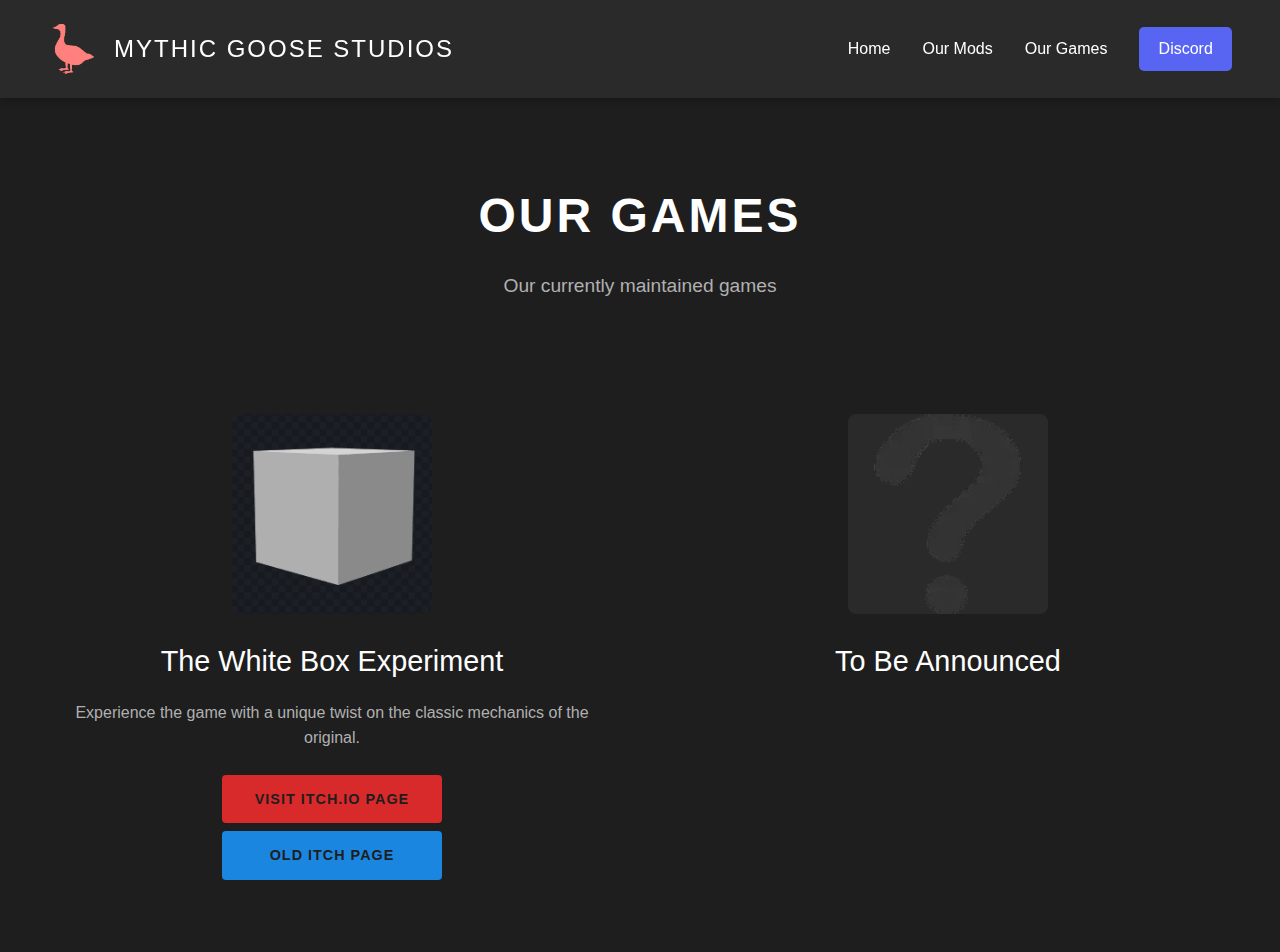
<file: docs/games/games.html>
<!DOCTYPE html>
<html lang="en">
<head>
    <meta charset="UTF-8">
    <meta name="viewport" content="width=device-width, initial-scale=1.0">
    <title>Mythic Goose Studios - Games</title>
    <link rel="icon" type="image/png" href="../images/mythic_goose_studio.png">
    <style>
        * {
            margin: 0;
            padding: 0;
            box-sizing: border-box;
        }

        body {
            font-family: -apple-system, BlinkMacSystemFont, 'Segoe UI', Roboto, Oxygen, Ubuntu, Cantarell, sans-serif;
            background-color: #1e1e1e;
            color: #ffffff;
            line-height: 1.6;
        }

        /* Navigation */
        nav {
            background-color: #2a2a2a;
            padding: 1.5rem 3rem;
            display: flex;
            justify-content: space-between;
            align-items: center;
            position: sticky;
            top: 0;
            z-index: 1000;
            box-shadow: 0 2px 10px rgba(0,0,0,0.3);
        }

        .logo {
            display: flex;
            align-items: center;
            gap: 1rem;
            font-size: 1.5rem;
            font-weight: 300;
            letter-spacing: 2px;
            text-transform: uppercase;
        }

        .logo span {
            font-family: 'Lazy Dog', 'LazyDog', 'Century Gothic', 'Trebuchet MS', sans-serif;
        }

        .logo-icon {
            width: 50px;
            height: 50px;
            background-color: #ffffff00;
            border-radius: 8px;
            display: flex;
            align-items: center;
            justify-content: center;
            overflow: hidden;
        }

        .logo-icon img {
            width: 100%;
            height: 100%;
            object-fit: cover;
        }

        .nav-links {
            display: flex;
            gap: 2rem;
            align-items: center;
            list-style: none;
        }

        .nav-links a {
            color: #ffffff;
            text-decoration: none;
            font-size: 1rem;
            transition: color 0.3s;
            position: relative;
        }

        .nav-links a:hover {
            color: #3dd6d0;
        }

        .nav-links .active::before {
            content: '';
            position: absolute;
            left: -15px;
            top: 50%;
            transform: translateY(-50%);
            width: 8px;
            height: 8px;
            background-color: #f4d03f;
            border-radius: 50%;
        }

        .discord-btn {
            background-color: #5865F2;
            padding: 0.6rem 1.2rem;
            border-radius: 5px;
            display: flex;
            align-items: center;
            gap: 0.5rem;
        }

        .discord-btn:hover {
            background-color: #4752C4;
            color: #ffffff !important;
        }

        /* Hero Section */
        .hero {
            text-align: center;
            padding: 5rem 2rem 3rem;
            max-width: 1200px;
            margin: 0 auto;
        }

        .hero h1 {
            font-size: 3rem;
            font-weight: 700;
            letter-spacing: 3px;
            margin-bottom: 1rem;
            text-transform: uppercase;
        }

        .hero p {
            font-size: 1.2rem;
            color: #b0b0b0;
            font-weight: 300;
        }

        /* Mods Grid */
        .mods-container {
            max-width: 1400px;
            margin: 4rem auto;
            padding: 0 3rem;
        }

        .mods-grid {
            display: grid;
            grid-template-columns: repeat(auto-fit, minmax(350px, 1fr));
            gap: 4rem 3rem;
        }

        .mod-card {
            text-align: center;
        }

        .mod-image {
            width: 200px;
            height: 200px;
            margin: 0 auto 1.5rem;
            background-color: #2a2a2a;
            border-radius: 8px;
            display: flex;
            align-items: center;
            justify-content: center;
            font-size: 4rem;
            transition: transform 0.3s;
            overflow: hidden;
        }

        .mod-image img {
            width: 100%;
            height: 100%;
            object-fit: cover;
        }

        .mod-card:hover .mod-image {
            transform: scale(1.05);
        }

        .mod-card h3 {
            font-size: 1.8rem;
            margin-bottom: 1rem;
            font-weight: 400;
        }

        .mod-card p {
            color: #b0b0b0;
            margin-bottom: 1.5rem;
            font-size: 1rem;
            line-height: 1.6;
            min-height: 50px;
        }

        .other {
            background-color: #1a86df;
            color: #1e1e1e;
            padding: 0.8rem 2rem;
            border: none;
            border-radius: 4px;
            font-size: 0.9rem;
            font-weight: 700;
            letter-spacing: 1px;
            cursor: pointer;
            text-transform: uppercase;
            transition: all 0.3s;
            text-decoration: none;
            display: block;
            margin: 0.5rem auto;
            width: 220px;
            max-width: 90%;
        }

        .other:hover {
            background-color: #54b2ff;
            transform: translateY(-2px);
            box-shadow: 0 4px 12px #63a3d8;
        }

        .itch {
            background-color: #d82a2a;
            color: #1e1e1e;
            padding: 0.8rem 2rem;
            border: none;
            border-radius: 4px;
            font-size: 0.9rem;
            font-weight: 700;
            letter-spacing: 1px;
            cursor: pointer;
            text-transform: uppercase;
            transition: all 0.3s;
            text-decoration: none;
            display: block;
            margin: 0.5rem auto;
            width: 220px;
            max-width: 90%;
        }

        .itch:hover {
            background-color: #e66767;
            transform: translateY(-2px);
            box-shadow: 0 4px 12px rgba(231, 125, 125, 0.4);
        }

        /* Responsive */
        @media (max-width: 768px) {
            nav {
                padding: 1rem;
                flex-direction: column;
                gap: 1rem;
            }

            .nav-links {
                flex-wrap: wrap;
                justify-content: center;
                gap: 1rem;
            }

            .hero h1 {
                font-size: 2rem;
            }

            .mods-grid {
                grid-template-columns: 1fr;
                gap: 3rem;
            }

            .mods-container {
                padding: 0 1.5rem;
            }
            .learn-more,
            .modrinth {
                width: 100%;
                max-width: 320px;
            }
        }
    </style>
<body>
    <!-- Navigation -->
    <nav>
        <div class="logo">
            <div class="logo-icon">
                <img src="../images/mythic_goose_studio.png" alt="Logo">
            </div>
            <span>Mythic Goose Studios</span>
        </div>
        <ul class="nav-links">
            <li><a href="../index.html">Home</a></li>
            <li><a href="../mods/mods.html">Our Mods</a></li>
            <li><a href="games.html">Our Games</a></li>
            <li><a href="https://discord.gg/2YQ3fdYESC" class="discord-btn">Discord</a></li>
        </ul>
    </nav>

    <!-- Hero Section -->
    <section class="hero">
        <h1>Our Games</h1>
        <p>Our currently maintained games</p>
    </section>

    <!-- Mods Grid -->
    <section class="mods-container">
        <div class="mods-grid">
            <div class="mod-card">
                <div class="mod-image">
                    <img src="../images/game/twbe.png" alt="TWBE">
                </div>
                <h3>The White Box Experiment</h3>
                <p>Experience the game with a unique twist on the classic mechanics of the original.</p>
                <a href="https://mythic-goose-studios.itch.io/the-white-box-experiment" class="itch">Visit Itch.io page</a>
                <a href="https://mars-myth.itch.io/the-white-box-experiement" class="other">Old Itch Page</a>
            </div>

            <div class="mod-card">
                <div class="mod-image">
                    <img src="../images/game/soon.png" alt="soon">
                </div>
                <h3>To Be Announced</h3>
            </div>
        </div>
    </section>
</body>
</file>
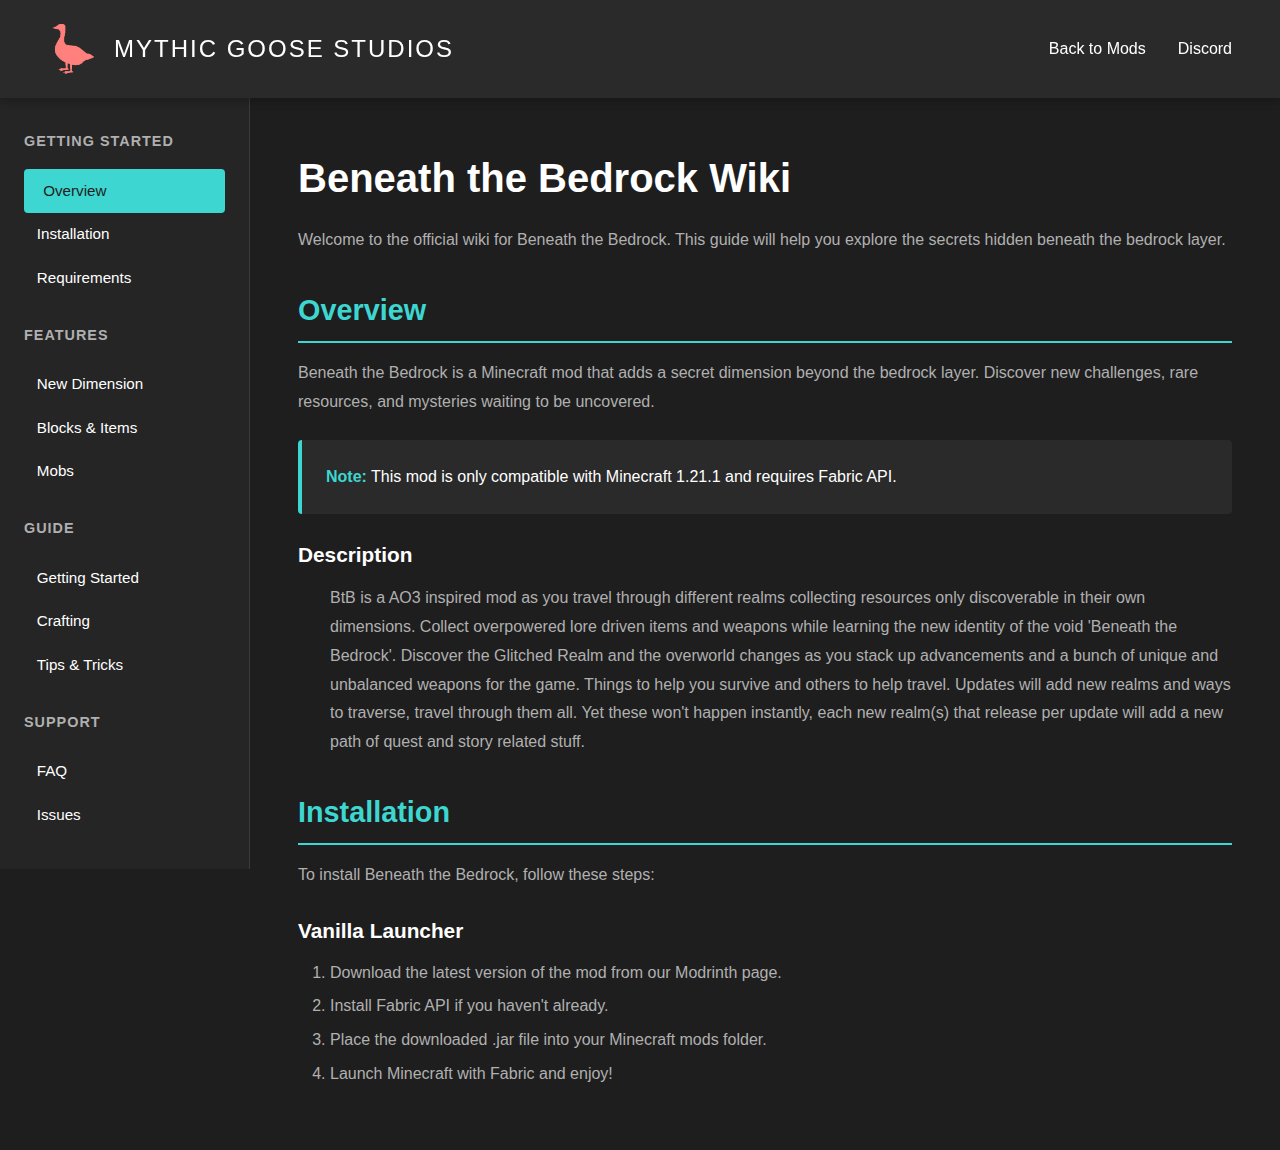
<file: docs/learnMore/BTB.html>
<!DOCTYPE html>
<html lang="en">
<head>
    <meta charset="UTF-8">
    <meta name="viewport" content="width=device-width, initial-scale=1.0">
    <title>Beneath the Bedrock - Wiki</title>
    <link rel="icon" type="image/png" href="../images/mythic_goose_studio.png">
    <style>
        * {
            margin: 0;
            padding: 0;
            box-sizing: border-box;
        }

        body {
            font-family: -apple-system, BlinkMacSystemFont, 'Segoe UI', Roboto, Oxygen, Ubuntu, Cantarell, sans-serif;
            background-color: #1e1e1e;
            color: #ffffff;
            line-height: 1.6;
        }

        /* Navigation */
        nav {
            background-color: #2a2a2a;
            padding: 1.5rem 3rem;
            display: flex;
            justify-content: space-between;
            align-items: center;
            position: sticky;
            top: 0;
            z-index: 1000;
            box-shadow: 0 2px 10px rgba(0,0,0,0.3);
        }

        .logo {
            display: flex;
            align-items: center;
            gap: 1rem;
            font-size: 1.5rem;
            font-weight: 300;
            letter-spacing: 2px;
            text-transform: uppercase;
        }

        .logo-icon {
            width: 50px;
            height: 50px;
            background-color: #ffffff00;
            border-radius: 8px;
            display: flex;
            align-items: center;
            justify-content: center;
            overflow: hidden;
        }

        .logo-icon img {
            width: 100%;
            height: 100%;
            object-fit: cover;
        }

        .nav-links {
            display: flex;
            gap: 2rem;
            align-items: center;
            list-style: none;
        }

        .nav-links a {
            color: #ffffff;
            text-decoration: none;
            font-size: 1rem;
            transition: color 0.3s;
        }

        .nav-links a:hover {
            color: #3dd6d0;
        }

        /* Sidebar */
        .wiki-container {
            display: grid;
            grid-template-columns: 250px 1fr;
            max-width: 1400px;
            margin: 0 auto;
            min-height: calc(100vh - 80px);
        }

        .sidebar {
            background-color: #252525;
            padding: 2rem 1.5rem;
            border-right: 1px solid #3a3a3a;
            position: sticky;
            top: 80px;
            height: fit-content;
        }

        .sidebar h4 {
            font-size: 0.9rem;
            text-transform: uppercase;
            letter-spacing: 1px;
            color: #b0b0b0;
            margin-bottom: 1rem;
            margin-top: 1.5rem;
        }

        .sidebar h4:first-child {
            margin-top: 0;
        }

        .sidebar ul {
            list-style: none;
        }

        .sidebar ul li a {
            color: #ffffff;
            text-decoration: none;
            display: block;
            padding: 0.6rem 0.8rem;
            border-radius: 4px;
            transition: all 0.3s;
            font-size: 0.95rem;
        }

        .sidebar ul li a:hover,
        .sidebar ul li a.active {
            background-color: #3dd6d0;
            color: #1e1e1e;
            padding-left: 1.2rem;
        }

        /* Main Content */
        .content {
            padding: 3rem;
        }

        .content h1 {
            font-size: 2.5rem;
            margin-bottom: 1rem;
            font-weight: 700;
        }

        .content h2 {
            font-size: 1.8rem;
            margin-top: 2rem;
            margin-bottom: 1rem;
            color: #3dd6d0;
            border-bottom: 2px solid #3dd6d0;
            padding-bottom: 0.5rem;
        }

        .content h3 {
            font-size: 1.3rem;
            margin-top: 1.5rem;
            margin-bottom: 0.8rem;
            color: #ffffff;
        }

        .content p {
            color: #b0b0b0;
            margin-bottom: 1rem;
            line-height: 1.8;
        }

        .content ul, .content ol {
            margin-left: 2rem;
            margin-bottom: 1rem;
            color: #b0b0b0;
        }

        .content li {
            margin-bottom: 0.5rem;
        }

        .content a {
            color: #3dd6d0;
            text-decoration: none;
            transition: color 0.3s;
        }

        .content a:hover {
            color: #2bc4be;
            text-decoration: underline;
        }

        .info-box {
            background-color: #2a2a2a;
            border-left: 4px solid #3dd6d0;
            padding: 1.5rem;
            margin: 1.5rem 0;
            border-radius: 4px;
        }

        .info-box strong {
            color: #3dd6d0;
        }

        /* Responsive */
        @media (max-width: 768px) {
            .wiki-container {
                grid-template-columns: 1fr;
            }

            .sidebar {
                border-right: none;
                border-bottom: 1px solid #3a3a3a;
                padding: 1rem;
                display: flex;
                flex-wrap: wrap;
                gap: 2rem;
            }

            .content {
                padding: 1.5rem;
            }

            .content h1 {
                font-size: 1.8rem;
            }

            nav {
                padding: 1rem;
            }
        }
    </style>
    <script>
        document.addEventListener('DOMContentLoaded', function() {
            const sidebarLinks = document.querySelectorAll('.sidebar a');
            
            function updateActiveLink() {
                const currentHash = window.location.hash || '#overview';
                sidebarLinks.forEach(link => {
                    link.classList.remove('active');
                    if (link.getAttribute('href') === currentHash) {
                        link.classList.add('active');
                    }
                });
            }
            
            sidebarLinks.forEach(link => {
                link.addEventListener('click', updateActiveLink);
            });
            
            window.addEventListener('hashchange', updateActiveLink);
            updateActiveLink();
        });
    </script>
</head>
<body>
    <!-- Navigation -->
    <nav>
        <div class="logo">
            <div class="logo-icon">
                <img src="../images/mythic_goose_studio.png" alt="Logo">
            </div>
            <span>Mythic Goose Studios</span>
        </div>
        <ul class="nav-links">
            <li><a href="../index.html">Back to Mods</a></li>
            <li><a href="https://discord.gg/2YQ3fdYESC">Discord</a></li>
        </ul>
    </nav>

    <!-- Wiki Container -->
    <div class="wiki-container">
        <!-- Sidebar -->
        <aside class="sidebar">
            <h4>Getting Started</h4>
            <ul>
                <li><a href="#overview" class="active">Overview</a></li>
                <li><a href="#installation">Installation</a></li>
                <li><a href="#">Requirements</a></li>
            </ul>

            <h4>Features</h4>
            <ul>
                <li><a href="#">New Dimension</a></li>
                <li><a href="#">Blocks & Items</a></li>
                <li><a href="#">Mobs</a></li>
            </ul>

            <h4>Guide</h4>
            <ul>
                <li><a href="#">Getting Started</a></li>
                <li><a href="#">Crafting</a></li>
                <li><a href="#">Tips & Tricks</a></li>
            </ul>

            <h4>Support</h4>
            <ul>
                <li><a href="#">FAQ</a></li>
                <li><a href="#">Issues</a></li>
            </ul>
        </aside>

        <!-- Main Content -->
        <main class="content">
            <h1>Beneath the Bedrock Wiki</h1>
            <p>Welcome to the official wiki for Beneath the Bedrock. This guide will help you explore the secrets hidden beneath the bedrock layer.</p>

            <h2 id="overview">Overview</h2>
            <p>Beneath the Bedrock is a Minecraft mod that adds a secret dimension beyond the bedrock layer. Discover new challenges, rare resources, and mysteries waiting to be uncovered.</p>

            <div class="info-box">
                <strong>Note:</strong> This mod is only compatible with Minecraft 1.21.1 and requires Fabric API.
            </div>

            <h3>Description</h3>
            <ul>
                <p>BtB is a AO3 inspired mod as you travel through different realms collecting resources only discoverable in their own dimensions. Collect overpowered lore driven items and weapons while learning the new identity of the void 'Beneath the Bedrock'. Discover the Glitched Realm and the overworld changes as you stack up advancements and a bunch of unique and unbalanced weapons for the game. Things to help you survive and others to help travel. Updates will add new realms and ways to traverse, travel through them all. Yet these won't happen instantly, each new realm(s) that release per update will add a new path of quest and story related stuff.</p>
            </ul>

            <h2 id="installation">Installation</h2>
            <p>To install Beneath the Bedrock, follow these steps:</p>

            <h3>Vanilla Launcher</h3>
            <ol>
                <li>Download the latest version of the mod from our Modrinth page.</li>
                <li>Install Fabric API if you haven't already.</li>
                <li>Place the downloaded .jar file into your Minecraft mods folder.</li>
                <li>Launch Minecraft with Fabric and enjoy!</li>
            </ol>

        </main>
    </div>
</body>
</html>
</file>
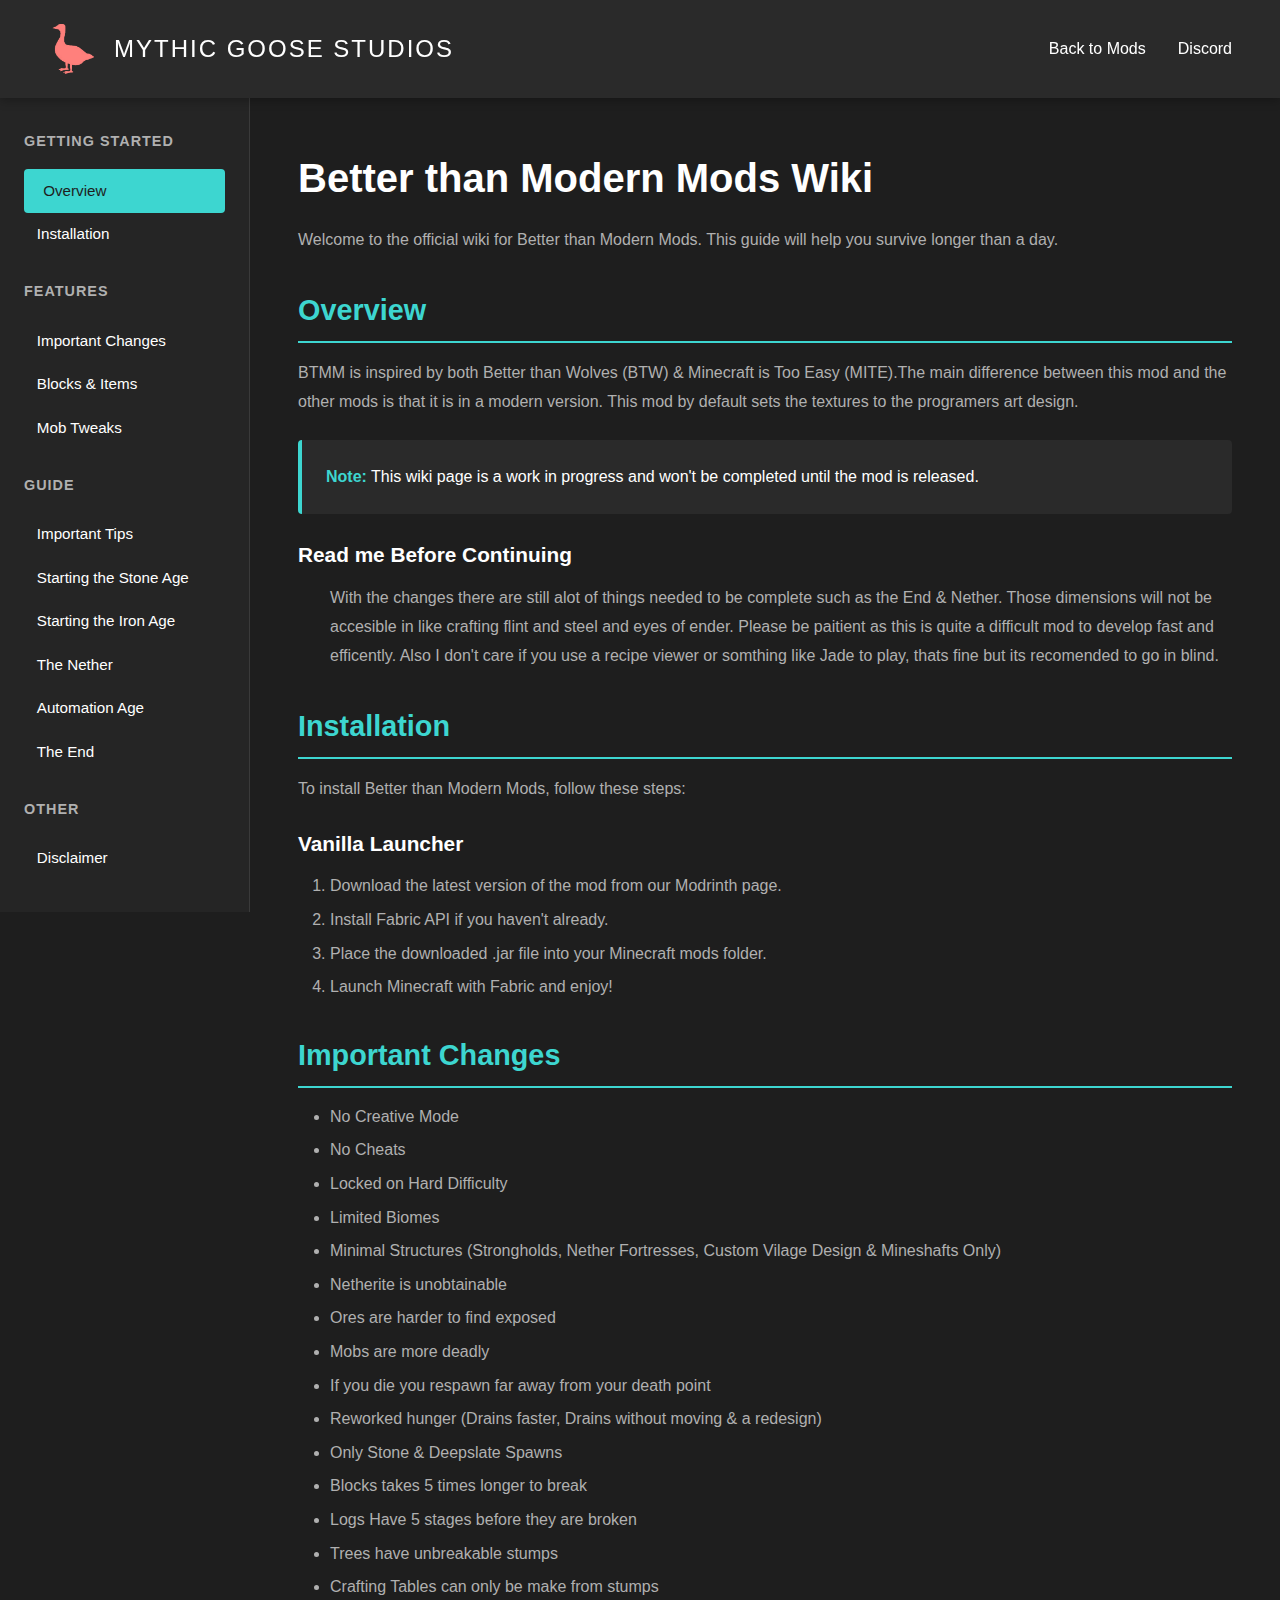
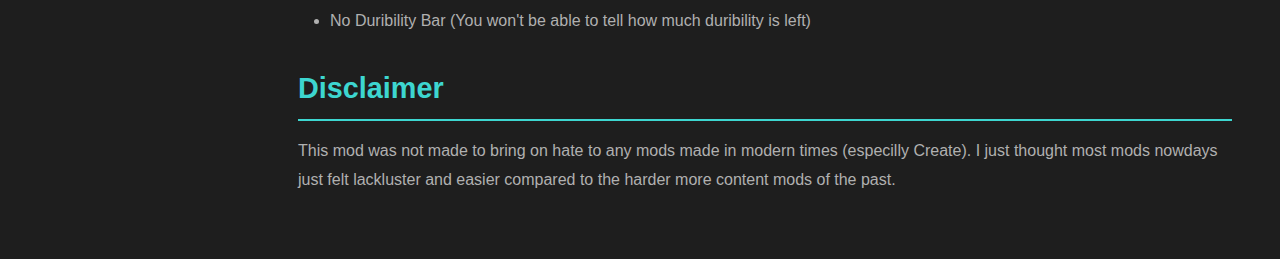
<file: docs/learnMore/BTMM.html>
<!DOCTYPE html>
<html lang="en">
<head>
    <meta charset="UTF-8">
    <meta name="viewport" content="width=device-width, initial-scale=1.0">
    <title>Better than Modern Mods - Wiki</title>
    <link rel="icon" type="image/png" href="../images/mythic_goose_studio.png">
    <style>
        * {
            margin: 0;
            padding: 0;
            box-sizing: border-box;
        }

        body {
            font-family: -apple-system, BlinkMacSystemFont, 'Segoe UI', Roboto, Oxygen, Ubuntu, Cantarell, sans-serif;
            background-color: #1e1e1e;
            color: #ffffff;
            line-height: 1.6;
        }

        /* Navigation */
        nav {
            background-color: #2a2a2a;
            padding: 1.5rem 3rem;
            display: flex;
            justify-content: space-between;
            align-items: center;
            position: sticky;
            top: 0;
            z-index: 1000;
            box-shadow: 0 2px 10px rgba(0,0,0,0.3);
        }

        .logo {
            display: flex;
            align-items: center;
            gap: 1rem;
            font-size: 1.5rem;
            font-weight: 300;
            letter-spacing: 2px;
            text-transform: uppercase;
        }

        .logo-icon {
            width: 50px;
            height: 50px;
            background-color: #ffffff00;
            border-radius: 8px;
            display: flex;
            align-items: center;
            justify-content: center;
            overflow: hidden;
        }

        .logo-icon img {
            width: 100%;
            height: 100%;
            object-fit: cover;
        }

        .nav-links {
            display: flex;
            gap: 2rem;
            align-items: center;
            list-style: none;
        }

        .nav-links a {
            color: #ffffff;
            text-decoration: none;
            font-size: 1rem;
            transition: color 0.3s;
        }

        .nav-links a:hover {
            color: #3dd6d0;
        }

        /* Sidebar */
        .wiki-container {
            display: grid;
            grid-template-columns: 250px 1fr;
            max-width: 1400px;
            margin: 0 auto;
            min-height: calc(100vh - 80px);
        }

        .sidebar {
            background-color: #252525;
            padding: 2rem 1.5rem;
            border-right: 1px solid #3a3a3a;
            position: sticky;
            top: 80px;
            height: fit-content;
        }

        .sidebar h4 {
            font-size: 0.9rem;
            text-transform: uppercase;
            letter-spacing: 1px;
            color: #b0b0b0;
            margin-bottom: 1rem;
            margin-top: 1.5rem;
        }

        .sidebar h4:first-child {
            margin-top: 0;
        }

        .sidebar ul {
            list-style: none;
        }

        .sidebar ul li a {
            color: #ffffff;
            text-decoration: none;
            display: block;
            padding: 0.6rem 0.8rem;
            border-radius: 4px;
            transition: all 0.3s;
            font-size: 0.95rem;
        }

        .sidebar ul li a:hover,
        .sidebar ul li a.active {
            background-color: #3dd6d0;
            color: #1e1e1e;
            padding-left: 1.2rem;
        }

        /* Main Content */
        .content {
            padding: 3rem;
        }

        .content h1 {
            font-size: 2.5rem;
            margin-bottom: 1rem;
            font-weight: 700;
            scroll-margin-top: 100px;
        }

        .content h2 {
            font-size: 1.8rem;
            margin-top: 2rem;
            margin-bottom: 1rem;
            color: #3dd6d0;
            border-bottom: 2px solid #3dd6d0;
            padding-bottom: 0.5rem;
            scroll-margin-top: 100px;
        }

        .content h3 {
            font-size: 1.3rem;
            margin-top: 1.5rem;
            margin-bottom: 0.8rem;
            color: #ffffff;
        }

        .content p {
            color: #b0b0b0;
            margin-bottom: 1rem;
            line-height: 1.8;
        }

        .content ul, .content ol {
            margin-left: 2rem;
            margin-bottom: 1rem;
            color: #b0b0b0;
        }

        .content li {
            margin-bottom: 0.5rem;
        }

        .content a {
            color: #3dd6d0;
            text-decoration: none;
            transition: color 0.3s;
        }

        .content a:hover {
            color: #2bc4be;
            text-decoration: underline;
        }

        .info-box {
            background-color: #2a2a2a;
            border-left: 4px solid #3dd6d0;
            padding: 1.5rem;
            margin: 1.5rem 0;
            border-radius: 4px;
        }

        .info-box strong {
            color: #3dd6d0;
        }

        /* Responsive */
        @media (max-width: 768px) {
            .wiki-container {
                grid-template-columns: 1fr;
            }

            .sidebar {
                border-right: none;
                border-bottom: 1px solid #3a3a3a;
                padding: 1rem;
                display: flex;
                flex-wrap: wrap;
                gap: 2rem;
            }

            .content {
                padding: 1.5rem;
            }

            .content h1 {
                font-size: 1.8rem;
            }

            nav {
                padding: 1rem;
            }
        }
    </style>
    <script>
        document.addEventListener('DOMContentLoaded', function() {
            const sidebarLinks = document.querySelectorAll('.sidebar a');
            
            function updateActiveLink() {
                const currentHash = window.location.hash || '#overview';
                sidebarLinks.forEach(link => {
                    link.classList.remove('active');
                    if (link.getAttribute('href') === currentHash) {
                        link.classList.add('active');
                    }
                });
            }
            
            sidebarLinks.forEach(link => {
                link.addEventListener('click', updateActiveLink);
            });
            
            window.addEventListener('hashchange', updateActiveLink);
            updateActiveLink();
        });
    </script>
</head>
<body>
    <!-- Navigation -->
    <nav>
        <div class="logo">
            <div class="logo-icon">
                <img src="../images/mythic_goose_studio.png" alt="Logo">
            </div>
            <span>Mythic Goose Studios</span>
        </div>
        <ul class="nav-links">
            <li><a href="../mods/mods.html">Back to Mods</a></li>
            <li><a href="https://discord.gg/2YQ3fdYESC">Discord</a></li>
        </ul>
    </nav>

    <!-- Wiki Container -->
    <div class="wiki-container">
        <!-- Sidebar -->
        <aside class="sidebar">
            <h4>Getting Started</h4>
            <ul>
                <li><a href="#overview" class="active">Overview</a></li>
                <li><a href="#installation">Installation</a></li>
            </ul>

            <h4>Features</h4>
            <ul>
                <li><a href="#important-changes">Important Changes</a></li>
                <li><a href="#">Blocks & Items</a></li>
                <li><a href="#">Mob Tweaks</a></li>
            </ul>

            <h4>Guide</h4>
            <ul>
                <li><a href="#">Important Tips</a></li>
                <li><a href="#">Starting the Stone Age</a></li>
                <li><a href="#">Starting the Iron Age</a></li>
                <li><a href="#">The Nether</a></li>
                <li><a href="#">Automation Age</a></li>
                <li><a href="#">The End</a></li>
            </ul>

            <h4>Other</h4>
            <ul>
                <li><a href="#disclaimer">Disclaimer</a></li>
            </ul>
        </aside>

        <!-- Main Content -->
        <main class="content">
            <h1>Better than Modern Mods Wiki</h1>
            <p>Welcome to the official wiki for Better than Modern Mods. This guide will help you survive longer than a day.</p>

            <h2 id="overview">Overview</h2>
            <p>BTMM is inspired by both Better than Wolves (BTW) & Minecraft is Too Easy (MITE).The main difference between this mod and the other mods is that it is in a modern version. This mod by default sets the textures to the programers art design.</p>

            <div class="info-box">
                <strong>Note:</strong> This wiki page is a work in progress and won't be completed until the mod is released.
            </div>

            <h3>Read me Before Continuing</h3>
            <ul>
                <p>With the changes there are still alot of things needed to be complete such as the End & Nether. Those dimensions will not be accesible in like crafting flint and steel and eyes of ender. Please be paitient as this is quite a difficult mod to develop fast and efficently. Also I don't care if you use a recipe viewer or somthing like Jade to play, thats fine but its recomended to go in blind.</p>
            </ul>

            <h2 id="installation">Installation</h2>
            <p>To install Better than Modern Mods, follow these steps:</p>

            <h3>Vanilla Launcher</h3>
            <ol>
                <li>Download the latest version of the mod from our Modrinth page.</li>
                <li>Install Fabric API if you haven't already.</li>
                <li>Place the downloaded .jar file into your Minecraft mods folder.</li>
                <li>Launch Minecraft with Fabric and enjoy!</li>
            </ol>


            <h2 id="important-changes">Important Changes</h2>
            
            <ul>
                <li>No Creative Mode</li>
                <li>No Cheats</li>
                <li>Locked on Hard Difficulty</li>
                <li>Limited Biomes</li>
                <li>Minimal Structures (Strongholds, Nether Fortresses, Custom Vilage Design & Mineshafts Only)</li>
                <li>Netherite is unobtainable</li>
                <li>Ores are harder to find exposed</li>
                <li>Mobs are more deadly</li>
                <li>If you die you respawn far away from your death point</li>
                <li>Reworked hunger (Drains faster, Drains without moving & a redesign)</li>
                <li>Only Stone & Deepslate Spawns</li>
                <li>Blocks takes 5 times longer to break</li>
                <li>Logs Have 5 stages before they are broken</li>
                <li>Trees have unbreakable stumps</li>
                <li>Crafting Tables can only be make from stumps</li>
                <li>No Duribility Bar (You won't be able to tell how much duribility is left)</li>
            </ul>

            <h2 id="disclaimer">Disclaimer</h2>
            
            <p>This mod was not made to bring on hate to any mods made in modern times (especilly Create). I just thought most mods nowdays just felt lackluster and easier compared to the harder more content mods of the past.</p>

        </main>
    </div>
</body>
</html>
</file>
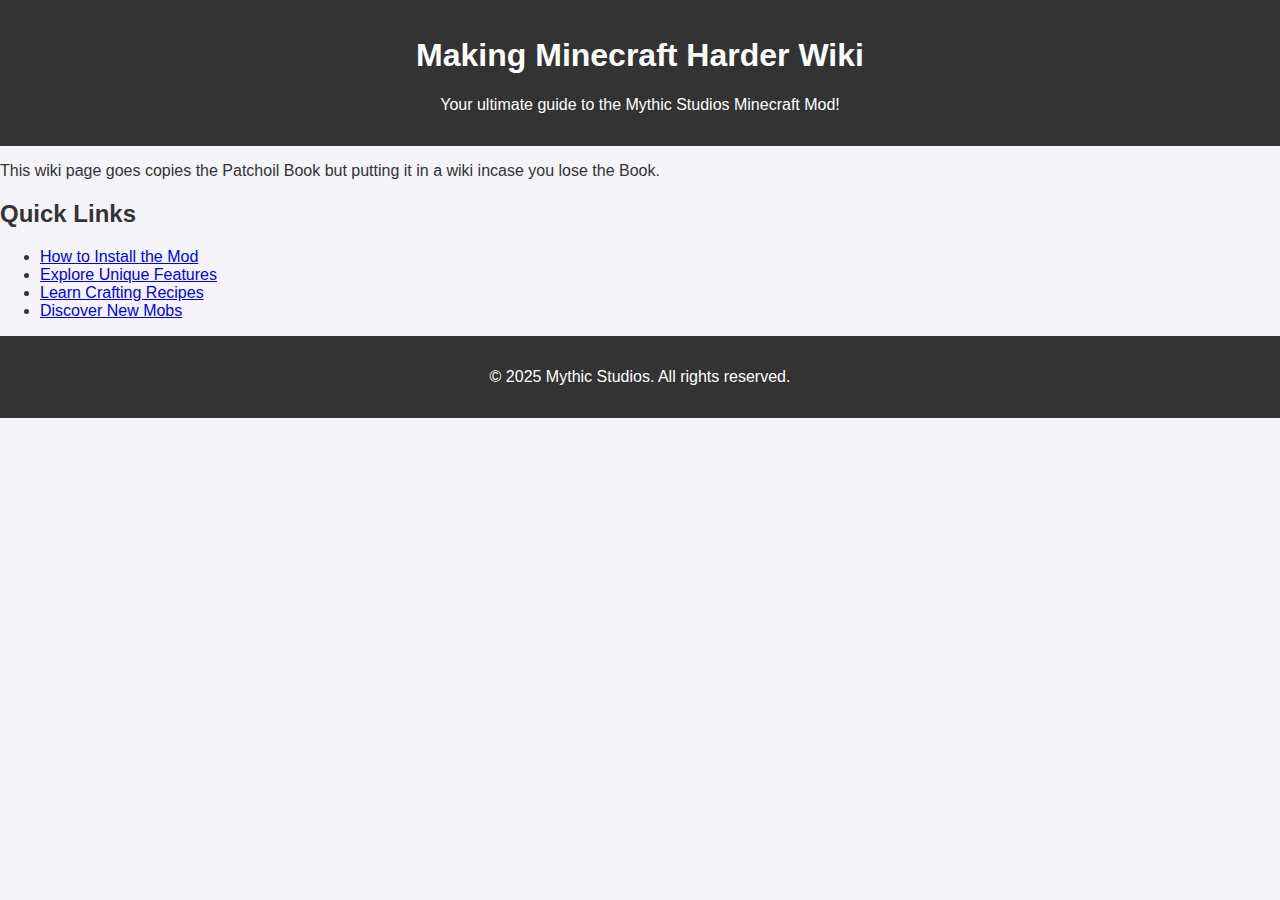
<file: docs/mmr_wiki/wiki_index.html>
<!DOCTYPE html>
<html lang="en">
<head>
    <meta charset="UTF-8">
    <meta name="viewport" content="width=device-width, initial-scale=1.0">
    <meta name="description" content="Wiki homepage for Making Minecraft Harder.">
    <title>Making Minecraft Harder Wiki</title>
    <link rel="stylesheet" href="css/styles.css">
</head>
<body>
    <header>
        <h1>Making Minecraft Harder Wiki</h1>
        <p>Your ultimate guide to the Mythic Studios Minecraft Mod!</p>
    </header>
    <main>
        <section>
            <p>This wiki page goes copies the Patchoil Book but putting it in a wiki incase you lose the Book.</p>
        </section>
        <section>
            <h2>Quick Links</h2>
            <ul>
                <li><a href="getting_started.html">How to Install the Mod</a></li>
                <li><a href="features.html">Explore Unique Features</a></li>
                <li><a href="crafting_recipes.html">Learn Crafting Recipes</a></li>
                <li><a href="mobs.html">Discover New Mobs</a></li>
            </ul>
        </section>
    </main>
    <footer>
        <p>&copy; 2025 Mythic Studios. All rights reserved.</p>
    </footer>
</body>
</html>
</file>
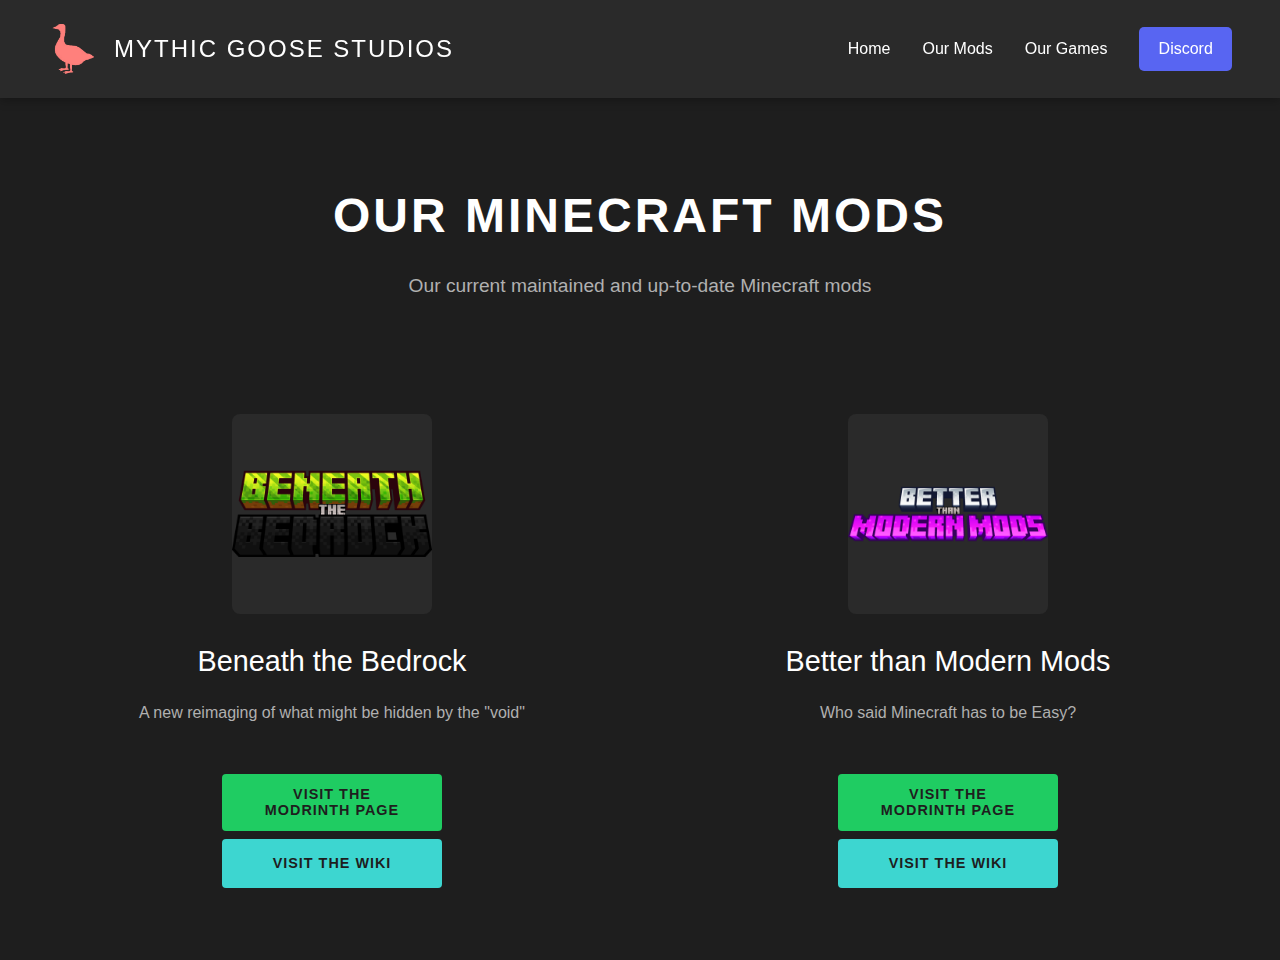
<file: docs/mods/mods.html>
<!DOCTYPE html>
<html lang="en">
<head>
    <meta charset="UTF-8">
    <meta name="viewport" content="width=device-width, initial-scale=1.0">
    <title>Mythic Goose Studios - Mods</title>
    <link rel="icon" type="image/png" href="../images/mythic_goose_studio.png">
    <style>
        * {
            margin: 0;
            padding: 0;
            box-sizing: border-box;
        }

        body {
            font-family: -apple-system, BlinkMacSystemFont, 'Segoe UI', Roboto, Oxygen, Ubuntu, Cantarell, sans-serif;
            background-color: #1e1e1e;
            color: #ffffff;
            line-height: 1.6;
        }

        /* Navigation */
        nav {
            background-color: #2a2a2a;
            padding: 1.5rem 3rem;
            display: flex;
            justify-content: space-between;
            align-items: center;
            position: sticky;
            top: 0;
            z-index: 1000;
            box-shadow: 0 2px 10px rgba(0,0,0,0.3);
        }

        .logo {
            display: flex;
            align-items: center;
            gap: 1rem;
            font-size: 1.5rem;
            font-weight: 300;
            letter-spacing: 2px;
            text-transform: uppercase;
        }

        .logo span {
            font-family: 'Lazy Dog', 'LazyDog', 'Century Gothic', 'Trebuchet MS', sans-serif;
        }

        .logo-icon {
            width: 50px;
            height: 50px;
            background-color: #ffffff00;
            border-radius: 8px;
            display: flex;
            align-items: center;
            justify-content: center;
            overflow: hidden;
        }

        .logo-icon img {
            width: 100%;
            height: 100%;
            object-fit: cover;
        }

        .nav-links {
            display: flex;
            gap: 2rem;
            align-items: center;
            list-style: none;
        }

        .nav-links a {
            color: #ffffff;
            text-decoration: none;
            font-size: 1rem;
            transition: color 0.3s;
            position: relative;
        }

        .nav-links a:hover {
            color: #3dd6d0;
        }

        .nav-links .active::before {
            content: '';
            position: absolute;
            left: -15px;
            top: 50%;
            transform: translateY(-50%);
            width: 8px;
            height: 8px;
            background-color: #f4d03f;
            border-radius: 50%;
        }

        .discord-btn {
            background-color: #5865F2;
            padding: 0.6rem 1.2rem;
            border-radius: 5px;
            display: flex;
            align-items: center;
            gap: 0.5rem;
        }

        .discord-btn:hover {
            background-color: #4752C4;
            color: #ffffff !important;
        }

        /* Hero Section */
        .hero {
            text-align: center;
            padding: 5rem 2rem 3rem;
            max-width: 1200px;
            margin: 0 auto;
        }

        .hero h1 {
            font-size: 3rem;
            font-weight: 700;
            letter-spacing: 3px;
            margin-bottom: 1rem;
            text-transform: uppercase;
        }

        .hero p {
            font-size: 1.2rem;
            color: #b0b0b0;
            font-weight: 300;
        }

        /* Mods Grid */
        .mods-container {
            max-width: 1400px;
            margin: 4rem auto;
            padding: 0 3rem;
        }

        .mods-grid {
            display: grid;
            grid-template-columns: repeat(auto-fit, minmax(350px, 1fr));
            gap: 4rem 3rem;
        }

        .mod-card {
            text-align: center;
        }

        .mod-image {
            width: 200px;
            height: 200px;
            margin: 0 auto 1.5rem;
            background-color: #2a2a2a;
            border-radius: 8px;
            display: flex;
            align-items: center;
            justify-content: center;
            font-size: 4rem;
            transition: transform 0.3s;
            overflow: hidden;
        }

        .mod-image img {
            width: 100%;
            height: 100%;
            object-fit: cover;
        }

        .mod-card:hover .mod-image {
            transform: scale(1.05);
        }

        .mod-card h3 {
            font-size: 1.8rem;
            margin-bottom: 1rem;
            font-weight: 400;
        }

        .mod-card p {
            color: #b0b0b0;
            margin-bottom: 1.5rem;
            font-size: 1rem;
            line-height: 1.6;
            min-height: 50px;
        }

        .learn-more {
            background-color: #3dd6d0;
            color: #1e1e1e;
            padding: 0.8rem 2rem;
            border: none;
            border-radius: 4px;
            font-size: 0.9rem;
            font-weight: 700;
            letter-spacing: 1px;
            cursor: pointer;
            text-transform: uppercase;
            transition: all 0.3s;
            text-decoration: none;
            display: block;
            margin: 0.5rem auto;
            width: 220px;
            max-width: 90%;
        }

        .learn-more:hover {
            background-color: #2bc4be;
            transform: translateY(-2px);
            box-shadow: 0 4px 12px rgba(61, 214, 208, 0.4);
        }

        .modrinth {
            background-color: #1fcc62;
            color: #1e1e1e;
            padding: 0.8rem 2rem;
            border: none;
            border-radius: 4px;
            font-size: 0.9rem;
            font-weight: 700;
            letter-spacing: 1px;
            cursor: pointer;
            text-transform: uppercase;
            transition: all 0.3s;
            text-decoration: none;
            display: block;
            margin: 0.5rem auto;
            width: 220px;
            max-width: 90%;
        }

        .modrinth:hover {
            background-color: #43c959;
            transform: translateY(-2px);
            box-shadow: 0 4px 12px rgba(61, 214, 99, 0.4);
        }

        /* Responsive */
        @media (max-width: 768px) {
            nav {
                padding: 1rem;
                flex-direction: column;
                gap: 1rem;
            }

            .nav-links {
                flex-wrap: wrap;
                justify-content: center;
                gap: 1rem;
            }

            .hero h1 {
                font-size: 2rem;
            }

            .mods-grid {
                grid-template-columns: 1fr;
                gap: 3rem;
            }

            .mods-container {
                padding: 0 1.5rem;
            }
            .learn-more,
            .modrinth {
                width: 100%;
                max-width: 320px;
            }
        }
    </style>
<body>
    <!-- Navigation -->
    <nav>
        <div class="logo">
            <div class="logo-icon">
                <img src="../images/mythic_goose_studio.png" alt="Logo">
            </div>
            <span>Mythic Goose Studios</span>
        </div>
        <ul class="nav-links">
            <li><a href="../index.html">Home</a></li>
            <li><a href="mods.html">Our Mods</a></li>
            <li><a href="#">Our Games</a></li>
            <li><a href="https://discord.gg/2YQ3fdYESC" class="discord-btn">Discord</a></li>
        </ul>
    </nav>

    <!-- Hero Section -->
    <section class="hero">
        <h1>Our Minecraft Mods</h1>
        <p>Our current maintained and up-to-date Minecraft mods</p>
    </section>

    <!-- Mods Grid -->
    <section class="mods-container">
        <div class="mods-grid">
            <div class="mod-card">
                <div class="mod-image">
                    <img src="../images/mods/btb.png" alt="Beneath the Bedrock">
                </div>
                <h3>Beneath the Bedrock</h3>
                <p>A new reimaging of what might be hidden by the "void"</p>
                <button class="modrinth">Visit the Modrinth Page</button>
                <a href="../learnMore/BTB.html" class="learn-more">Visit the Wiki</a>
            </div>
            <div class="mod-card">
                <div class="mod-image">
                    <img src="../images/mods/btmm.png" alt="BTMM">
                </div>
                <h3>Better than Modern Mods</h3>
                <p>Who said Minecraft has to be Easy?</p>
                <button class="modrinth">Visit the Modrinth Page</button>
                <a href="../learnMore/BTMM.html" class="learn-more">Visit the Wiki</a>
            </div>
        </div>
    </section>
</body>
</file>
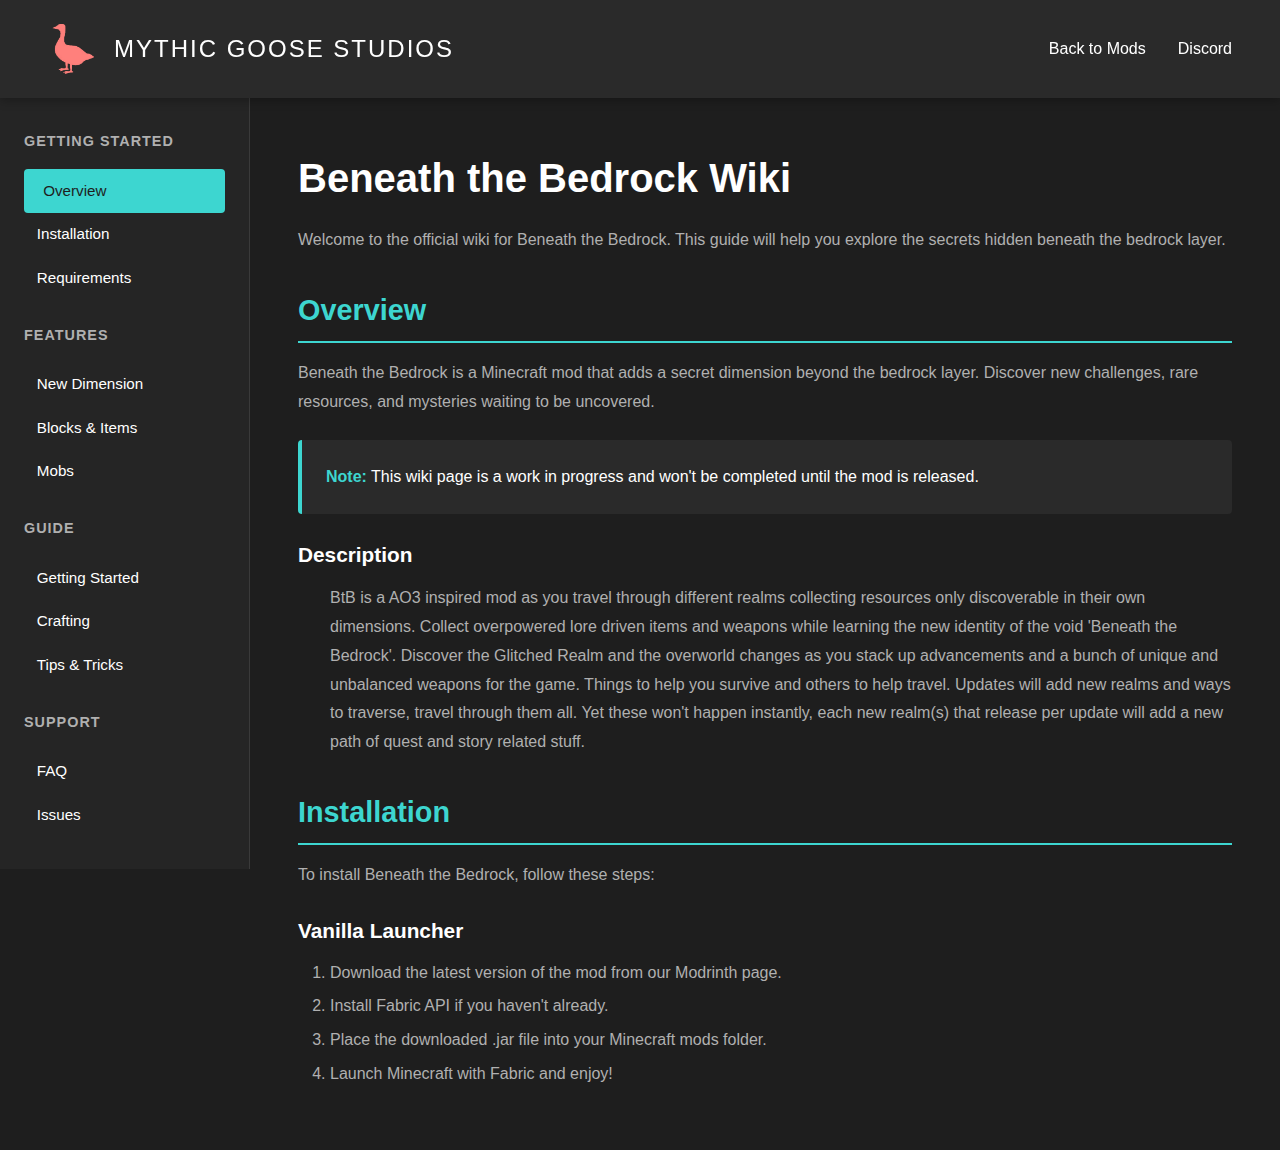
<file: docs/mods/learnMore/BTB.html>
<!DOCTYPE html>
<html lang="en">
<head>
    <meta charset="UTF-8">
    <meta name="viewport" content="width=device-width, initial-scale=1.0">
    <title>Beneath the Bedrock - Wiki</title>
    <link rel="icon" type="image/png" href="../images/mythic_goose_studio.png">
    <style>
        * {
            margin: 0;
            padding: 0;
            box-sizing: border-box;
        }

        body {
            font-family: -apple-system, BlinkMacSystemFont, 'Segoe UI', Roboto, Oxygen, Ubuntu, Cantarell, sans-serif;
            background-color: #1e1e1e;
            color: #ffffff;
            line-height: 1.6;
        }

        /* Navigation */
        nav {
            background-color: #2a2a2a;
            padding: 1.5rem 3rem;
            display: flex;
            justify-content: space-between;
            align-items: center;
            position: sticky;
            top: 0;
            z-index: 1000;
            box-shadow: 0 2px 10px rgba(0,0,0,0.3);
        }

        .logo {
            display: flex;
            align-items: center;
            gap: 1rem;
            font-size: 1.5rem;
            font-weight: 300;
            letter-spacing: 2px;
            text-transform: uppercase;
        }

        .logo-icon {
            width: 50px;
            height: 50px;
            background-color: #ffffff00;
            border-radius: 8px;
            display: flex;
            align-items: center;
            justify-content: center;
            overflow: hidden;
        }

        .logo-icon img {
            width: 100%;
            height: 100%;
            object-fit: cover;
        }

        .nav-links {
            display: flex;
            gap: 2rem;
            align-items: center;
            list-style: none;
        }

        .nav-links a {
            color: #ffffff;
            text-decoration: none;
            font-size: 1rem;
            transition: color 0.3s;
        }

        .nav-links a:hover {
            color: #3dd6d0;
        }

        /* Sidebar */
        .wiki-container {
            display: grid;
            grid-template-columns: 250px 1fr;
            max-width: 1400px;
            margin: 0 auto;
            min-height: calc(100vh - 80px);
        }

        .sidebar {
            background-color: #252525;
            padding: 2rem 1.5rem;
            border-right: 1px solid #3a3a3a;
            position: sticky;
            top: 80px;
            height: fit-content;
        }

        .sidebar h4 {
            font-size: 0.9rem;
            text-transform: uppercase;
            letter-spacing: 1px;
            color: #b0b0b0;
            margin-bottom: 1rem;
            margin-top: 1.5rem;
        }

        .sidebar h4:first-child {
            margin-top: 0;
        }

        .sidebar ul {
            list-style: none;
        }

        .sidebar ul li a {
            color: #ffffff;
            text-decoration: none;
            display: block;
            padding: 0.6rem 0.8rem;
            border-radius: 4px;
            transition: all 0.3s;
            font-size: 0.95rem;
        }

        .sidebar ul li a:hover,
        .sidebar ul li a.active {
            background-color: #3dd6d0;
            color: #1e1e1e;
            padding-left: 1.2rem;
        }

        /* Main Content */
        .content {
            padding: 3rem;
        }

        .content h1 {
            font-size: 2.5rem;
            margin-bottom: 1rem;
            font-weight: 700;
        }

        .content h2 {
            font-size: 1.8rem;
            margin-top: 2rem;
            margin-bottom: 1rem;
            color: #3dd6d0;
            border-bottom: 2px solid #3dd6d0;
            padding-bottom: 0.5rem;
        }

        .content h3 {
            font-size: 1.3rem;
            margin-top: 1.5rem;
            margin-bottom: 0.8rem;
            color: #ffffff;
        }

        .content p {
            color: #b0b0b0;
            margin-bottom: 1rem;
            line-height: 1.8;
        }

        .content ul, .content ol {
            margin-left: 2rem;
            margin-bottom: 1rem;
            color: #b0b0b0;
        }

        .content li {
            margin-bottom: 0.5rem;
        }

        .content a {
            color: #3dd6d0;
            text-decoration: none;
            transition: color 0.3s;
        }

        .content a:hover {
            color: #2bc4be;
            text-decoration: underline;
        }

        .info-box {
            background-color: #2a2a2a;
            border-left: 4px solid #3dd6d0;
            padding: 1.5rem;
            margin: 1.5rem 0;
            border-radius: 4px;
        }

        .info-box strong {
            color: #3dd6d0;
        }

        /* Responsive */
        @media (max-width: 768px) {
            .wiki-container {
                grid-template-columns: 1fr;
            }

            .sidebar {
                border-right: none;
                border-bottom: 1px solid #3a3a3a;
                padding: 1rem;
                display: flex;
                flex-wrap: wrap;
                gap: 2rem;
            }

            .content {
                padding: 1.5rem;
            }

            .content h1 {
                font-size: 1.8rem;
            }

            nav {
                padding: 1rem;
            }
        }
    </style>
    <script>
        document.addEventListener('DOMContentLoaded', function() {
            const sidebarLinks = document.querySelectorAll('.sidebar a');
            
            function updateActiveLink() {
                const currentHash = window.location.hash || '#overview';
                sidebarLinks.forEach(link => {
                    link.classList.remove('active');
                    if (link.getAttribute('href') === currentHash) {
                        link.classList.add('active');
                    }
                });
            }
            
            sidebarLinks.forEach(link => {
                link.addEventListener('click', updateActiveLink);
            });
            
            window.addEventListener('hashchange', updateActiveLink);
            updateActiveLink();
        });
    </script>
</head>
<body>
    <!-- Navigation -->
    <nav>
        <div class="logo">
            <div class="logo-icon">
                <img src="../../images/mythic_goose_studio.png" alt="Logo">
            </div>
            <span>Mythic Goose Studios</span>
        </div>
        <ul class="nav-links">
            <li><a href="../mods.html">Back to Mods</a></li>
            <li><a href="https://discord.gg/2YQ3fdYESC">Discord</a></li>
        </ul>
    </nav>

    <!-- Wiki Container -->
    <div class="wiki-container">
        <!-- Sidebar -->
        <aside class="sidebar">
            <h4>Getting Started</h4>
            <ul>
                <li><a href="#overview" class="active">Overview</a></li>
                <li><a href="#installation">Installation</a></li>
                <li><a href="#">Requirements</a></li>
            </ul>

            <h4>Features</h4>
            <ul>
                <li><a href="#">New Dimension</a></li>
                <li><a href="#">Blocks & Items</a></li>
                <li><a href="#">Mobs</a></li>
            </ul>

            <h4>Guide</h4>
            <ul>
                <li><a href="#">Getting Started</a></li>
                <li><a href="#">Crafting</a></li>
                <li><a href="#">Tips & Tricks</a></li>
            </ul>

            <h4>Support</h4>
            <ul>
                <li><a href="#">FAQ</a></li>
                <li><a href="#">Issues</a></li>
            </ul>
        </aside>

        <!-- Main Content -->
        <main class="content">
            <h1>Beneath the Bedrock Wiki</h1>
            <p>Welcome to the official wiki for Beneath the Bedrock. This guide will help you explore the secrets hidden beneath the bedrock layer.</p>

            <h2 id="overview">Overview</h2>
            <p>Beneath the Bedrock is a Minecraft mod that adds a secret dimension beyond the bedrock layer. Discover new challenges, rare resources, and mysteries waiting to be uncovered.</p>

            <div class="info-box">
                <strong>Note:</strong> This wiki page is a work in progress and won't be completed until the mod is released.
            </div>

            <h3>Description</h3>
            <ul>
                <p>BtB is a AO3 inspired mod as you travel through different realms collecting resources only discoverable in their own dimensions. Collect overpowered lore driven items and weapons while learning the new identity of the void 'Beneath the Bedrock'. Discover the Glitched Realm and the overworld changes as you stack up advancements and a bunch of unique and unbalanced weapons for the game. Things to help you survive and others to help travel. Updates will add new realms and ways to traverse, travel through them all. Yet these won't happen instantly, each new realm(s) that release per update will add a new path of quest and story related stuff.</p>
            </ul>

            <h2 id="installation">Installation</h2>
            <p>To install Beneath the Bedrock, follow these steps:</p>

            <h3>Vanilla Launcher</h3>
            <ol>
                <li>Download the latest version of the mod from our Modrinth page.</li>
                <li>Install Fabric API if you haven't already.</li>
                <li>Place the downloaded .jar file into your Minecraft mods folder.</li>
                <li>Launch Minecraft with Fabric and enjoy!</li>
            </ol>

        </main>
    </div>
</body>
</html>
</file>
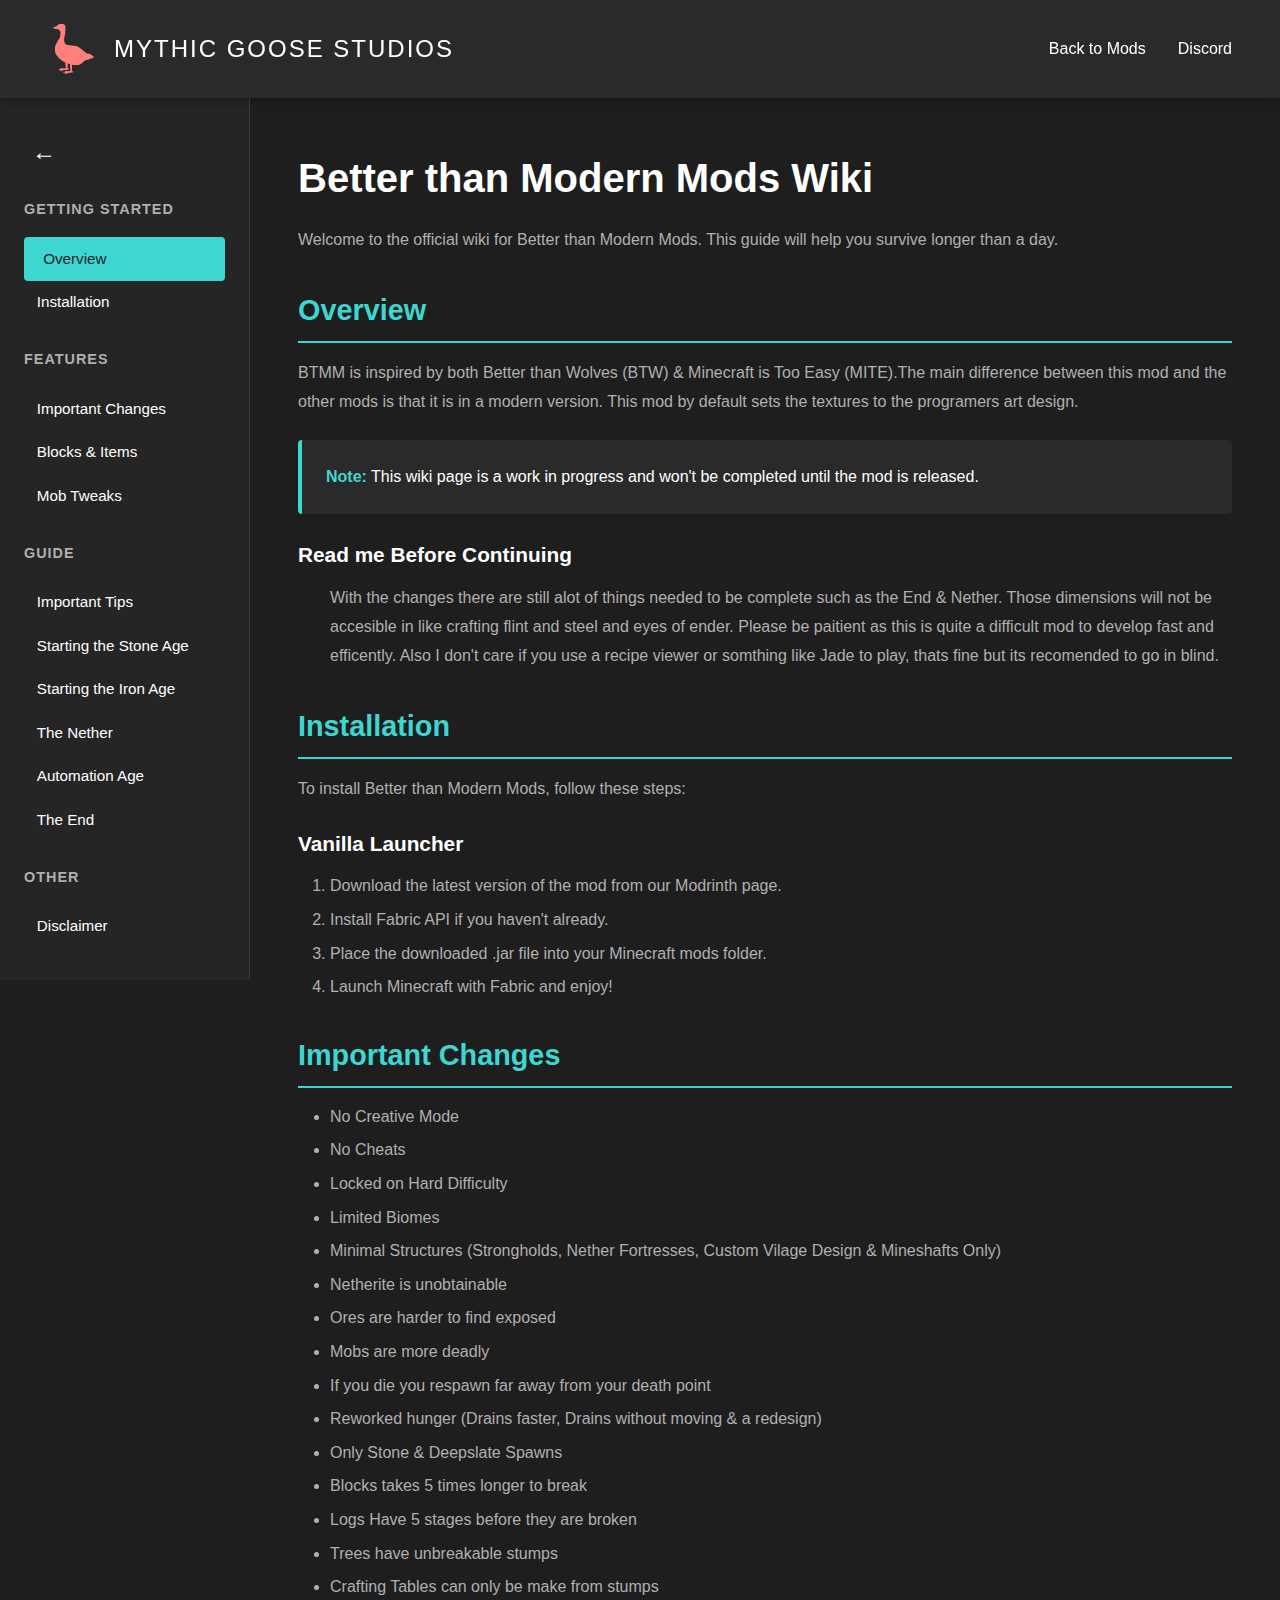
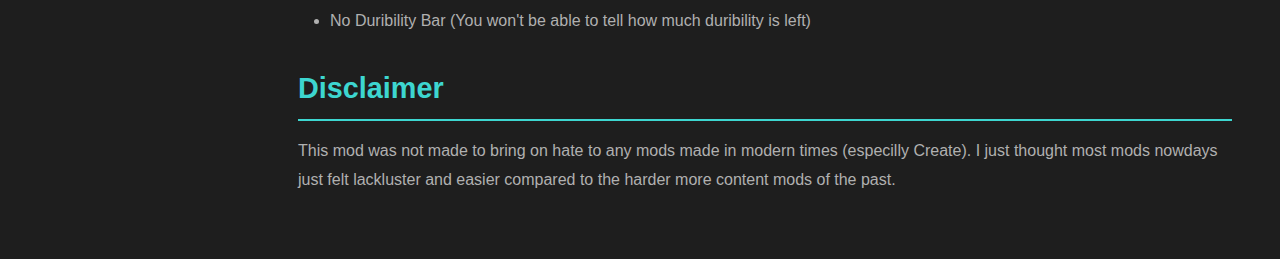
<file: docs/mods/learnMore/BTMM.html>
<!DOCTYPE html>
<html lang="en">
<head>
    <meta charset="UTF-8">
    <meta name="viewport" content="width=device-width, initial-scale=1.0">
    <title>Better than Modern Mods - Wiki</title>
    <link rel="icon" type="image/png" href="../images/mythic_goose_studio.png">
    <style>
        * {
            margin: 0;
            padding: 0;
            box-sizing: border-box;
        }

        body {
            font-family: -apple-system, BlinkMacSystemFont, 'Segoe UI', Roboto, Oxygen, Ubuntu, Cantarell, sans-serif;
            background-color: #1e1e1e;
            color: #ffffff;
            line-height: 1.6;
        }

        /* Navigation */
        nav {
            background-color: #2a2a2a;
            padding: 1.5rem 3rem;
            display: flex;
            justify-content: space-between;
            align-items: center;
            position: sticky;
            top: 0;
            z-index: 1000;
            box-shadow: 0 2px 10px rgba(0,0,0,0.3);
        }

        .logo {
            display: flex;
            align-items: center;
            gap: 1rem;
            font-size: 1.5rem;
            font-weight: 300;
            letter-spacing: 2px;
            text-transform: uppercase;
        }

        .logo-icon {
            width: 50px;
            height: 50px;
            background-color: #ffffff00;
            border-radius: 8px;
            display: flex;
            align-items: center;
            justify-content: center;
            overflow: hidden;
        }

        .logo-icon img {
            width: 100%;
            height: 100%;
            object-fit: cover;
        }

        .nav-links {
            display: flex;
            gap: 2rem;
            align-items: center;
            list-style: none;
        }

        .nav-links a {
            color: #ffffff;
            text-decoration: none;
            font-size: 1rem;
            transition: color 0.3s;
        }

        .nav-links a:hover {
            color: #3dd6d0;
        }

        /* Sidebar */
        .wiki-container {
            display: grid;
            grid-template-columns: 250px 1fr;
            max-width: 1400px;
            margin: 0 auto;
            min-height: calc(100vh - 80px);
        }

        .sidebar {
            background-color: #252525;
            padding: 2rem 1.5rem;
            border-right: 1px solid #3a3a3a;
            position: sticky;
            top: 80px;
            height: fit-content;
            transition: all 0.3s ease;
        }

        .sidebar.collapsed {
            padding: 1rem 0.5rem;
            width: 60px;
        }

        .sidebar.collapsed h4,
        .sidebar.collapsed ul {
            display: none;
        }

        .toggle-sidebar {
            background: none;
            border: none;
            color: #ffffff;
            cursor: pointer;
            font-size: 1.5rem;
            padding: 0.5rem;
            display: flex;
            align-items: center;
            justify-content: center;
            transition: all 0.3s ease;
            margin-bottom: 1rem;
        }

        .toggle-sidebar:hover {
            color: #3dd6d0;
        }

        .sidebar.collapsed .toggle-sidebar {
            margin-bottom: 0;
        }

        .sidebar h4 {
            font-size: 0.9rem;
            text-transform: uppercase;
            letter-spacing: 1px;
            color: #b0b0b0;
            margin-bottom: 1rem;
            margin-top: 1.5rem;
        }

        .sidebar h4:first-child {
            margin-top: 0;
        }

        .sidebar ul {
            list-style: none;
        }

        .sidebar ul li a {
            color: #ffffff;
            text-decoration: none;
            display: block;
            padding: 0.6rem 0.8rem;
            border-radius: 4px;
            transition: all 0.3s;
            font-size: 0.95rem;
        }

        .sidebar ul li a:hover,
        .sidebar ul li a.active {
            background-color: #3dd6d0;
            color: #1e1e1e;
            padding-left: 1.2rem;
        }

        /* Main Content */
        .content {
            padding: 3rem;
        }

        .content h1 {
            font-size: 2.5rem;
            margin-bottom: 1rem;
            font-weight: 700;
            scroll-margin-top: 100px;
        }

        .content h2 {
            font-size: 1.8rem;
            margin-top: 2rem;
            margin-bottom: 1rem;
            color: #3dd6d0;
            border-bottom: 2px solid #3dd6d0;
            padding-bottom: 0.5rem;
            scroll-margin-top: 100px;
        }

        .content h3 {
            font-size: 1.3rem;
            margin-top: 1.5rem;
            margin-bottom: 0.8rem;
            color: #ffffff;
        }

        .content p {
            color: #b0b0b0;
            margin-bottom: 1rem;
            line-height: 1.8;
        }

        .content ul, .content ol {
            margin-left: 2rem;
            margin-bottom: 1rem;
            color: #b0b0b0;
        }

        .content li {
            margin-bottom: 0.5rem;
        }

        .content a {
            color: #3dd6d0;
            text-decoration: none;
            transition: color 0.3s;
        }

        .content a:hover {
            color: #2bc4be;
            text-decoration: underline;
        }

        .info-box {
            background-color: #2a2a2a;
            border-left: 4px solid #3dd6d0;
            padding: 1.5rem;
            margin: 1.5rem 0;
            border-radius: 4px;
        }

        .info-box strong {
            color: #3dd6d0;
        }

        /* Responsive */
        @media (max-width: 768px) {
            .wiki-container {
                grid-template-columns: 1fr;
            }

            .sidebar {
                border-right: none;
                border-bottom: 1px solid #3a3a3a;
                padding: 1rem;
                display: flex;
                flex-wrap: wrap;
                gap: 2rem;
                width: 100% !important;
            }

            .sidebar.collapsed {
                padding: 1rem;
                width: 100% !important;
            }

            .sidebar.collapsed h4,
            .sidebar.collapsed ul {
                display: flex;
                flex-wrap: wrap;
                gap: 2rem;
            }

            .sidebar.collapsed h4 {
                display: block;
            }

            .content {
                padding: 1.5rem;
            }

            .content h1 {
                font-size: 1.8rem;
            }

            nav {
                padding: 1rem;
            }
        }
    </style>
    <script>
        document.addEventListener('DOMContentLoaded', function() {
            const toggleButton = document.querySelector('.toggle-sidebar');
            const sidebar = document.querySelector('.sidebar');

            toggleButton.addEventListener('click', function() {
                sidebar.classList.toggle('collapsed');
            });
        });
    </script>
</head>
<body>
    <!-- Navigation -->
    <nav>
        <div class="logo">
            <div class="logo-icon">
                <img src="../../images/mythic_goose_studio.png" alt="Logo">
            </div>
            <span>Mythic Goose Studios</span>
        </div>
        <ul class="nav-links">
            <li><a href="../mods.html">Back to Mods</a></li>
            <li><a href="https://discord.gg/2YQ3fdYESC">Discord</a></li>
        </ul>
    </nav>

    <!-- Wiki Container -->
    <div class="wiki-container">
        <!-- Sidebar -->
        <aside class="sidebar">
            <button class="toggle-sidebar" title="Toggle sidebar">←</button>
            <h4>Getting Started</h4>
            <ul>
                <li><a href="#overview" class="active">Overview</a></li>
                <li><a href="#installation">Installation</a></li>
            </ul>

            <h4>Features</h4>
            <ul>
                <li><a href="#important-changes">Important Changes</a></li>
                <li><a href="#">Blocks & Items</a></li>
                <li><a href="#">Mob Tweaks</a></li>
            </ul>

            <h4>Guide</h4>
            <ul>
                <li><a href="#">Important Tips</a></li>
                <li><a href="#">Starting the Stone Age</a></li>
                <li><a href="#">Starting the Iron Age</a></li>
                <li><a href="#">The Nether</a></li>
                <li><a href="#">Automation Age</a></li>
                <li><a href="#">The End</a></li>
            </ul>

            <h4>Other</h4>
            <ul>
                <li><a href="#disclaimer">Disclaimer</a></li>
            </ul>
        </aside>

        <!-- Main Content -->
        <main class="content">
            <h1>Better than Modern Mods Wiki</h1>
            <p>Welcome to the official wiki for Better than Modern Mods. This guide will help you survive longer than a day.</p>

            <h2 id="overview">Overview</h2>
            <p>BTMM is inspired by both Better than Wolves (BTW) & Minecraft is Too Easy (MITE).The main difference between this mod and the other mods is that it is in a modern version. This mod by default sets the textures to the programers art design.</p>

            <div class="info-box">
                <strong>Note:</strong> This wiki page is a work in progress and won't be completed until the mod is released.
            </div>

            <h3>Read me Before Continuing</h3>
            <ul>
                <p>With the changes there are still alot of things needed to be complete such as the End & Nether. Those dimensions will not be accesible in like crafting flint and steel and eyes of ender. Please be paitient as this is quite a difficult mod to develop fast and efficently. Also I don't care if you use a recipe viewer or somthing like Jade to play, thats fine but its recomended to go in blind.</p>
            </ul>

            <h2 id="installation">Installation</h2>
            <p>To install Better than Modern Mods, follow these steps:</p>

            <h3>Vanilla Launcher</h3>
            <ol>
                <li>Download the latest version of the mod from our Modrinth page.</li>
                <li>Install Fabric API if you haven't already.</li>
                <li>Place the downloaded .jar file into your Minecraft mods folder.</li>
                <li>Launch Minecraft with Fabric and enjoy!</li>
            </ol>


            <h2 id="important-changes">Important Changes</h2>
            
            <ul>
                <li>No Creative Mode</li>
                <li>No Cheats</li>
                <li>Locked on Hard Difficulty</li>
                <li>Limited Biomes</li>
                <li>Minimal Structures (Strongholds, Nether Fortresses, Custom Vilage Design & Mineshafts Only)</li>
                <li>Netherite is unobtainable</li>
                <li>Ores are harder to find exposed</li>
                <li>Mobs are more deadly</li>
                <li>If you die you respawn far away from your death point</li>
                <li>Reworked hunger (Drains faster, Drains without moving & a redesign)</li>
                <li>Only Stone & Deepslate Spawns</li>
                <li>Blocks takes 5 times longer to break</li>
                <li>Logs Have 5 stages before they are broken</li>
                <li>Trees have unbreakable stumps</li>
                <li>Crafting Tables can only be make from stumps</li>
                <li>No Duribility Bar (You won't be able to tell how much duribility is left)</li>
            </ul>

            <h2 id="disclaimer">Disclaimer</h2>
            
            <p>This mod was not made to bring on hate to any mods made in modern times (especilly Create). I just thought most mods nowdays just felt lackluster and easier compared to the harder more content mods of the past.</p>

        </main>
    </div>
</body>
</html>
</file>
<file: docs/mmr_wiki/css/styles.css>
/* styles.css */
        body {
            font-family: Arial, sans-serif;
            margin: 0;
            padding: 0;
            background-color: #f4f4f9;
            color: #333;
        }
        header {
            background-color: #333;
            color: #fff;
            padding: 1rem 0;
            text-align: center;
        }
        nav {
            margin: 0 auto;
            max-width: 1000px;
        }
        nav a {
            color: #fff;
            text-decoration: none;
            margin: 0 15px;
            font-weight: bold;
        }
        nav a:hover {
            text-decoration: underline;
        }
        .hero {
            text-align: center;
            padding: 2rem;
            background: url('hero-image.jpg') no-repeat center center/cover;
            color: white;
        }
        .section {
            padding: 2rem;
            max-width: 1000px;
            margin: 0 auto;
        }
        .section h2 {
            margin-bottom: 1rem;
            color: #333;
        }
        .game-showcase img {
            max-width: 100%;
            height: auto;
            display: block;
            margin-bottom: 1rem;
        }
        .team {
            display: flex;
            gap: 20px;
            flex-wrap: wrap;
        }
        .team-member {
            flex: 1 1 calc(33% - 20px);
            background: #fff;
            border: 1px solid #ddd;
            padding: 1rem;
            text-align: center;
        }
        footer {
            background-color: #333;
            color: white;
            text-align: center;
            padding: 1rem 0;
        }
</file>
